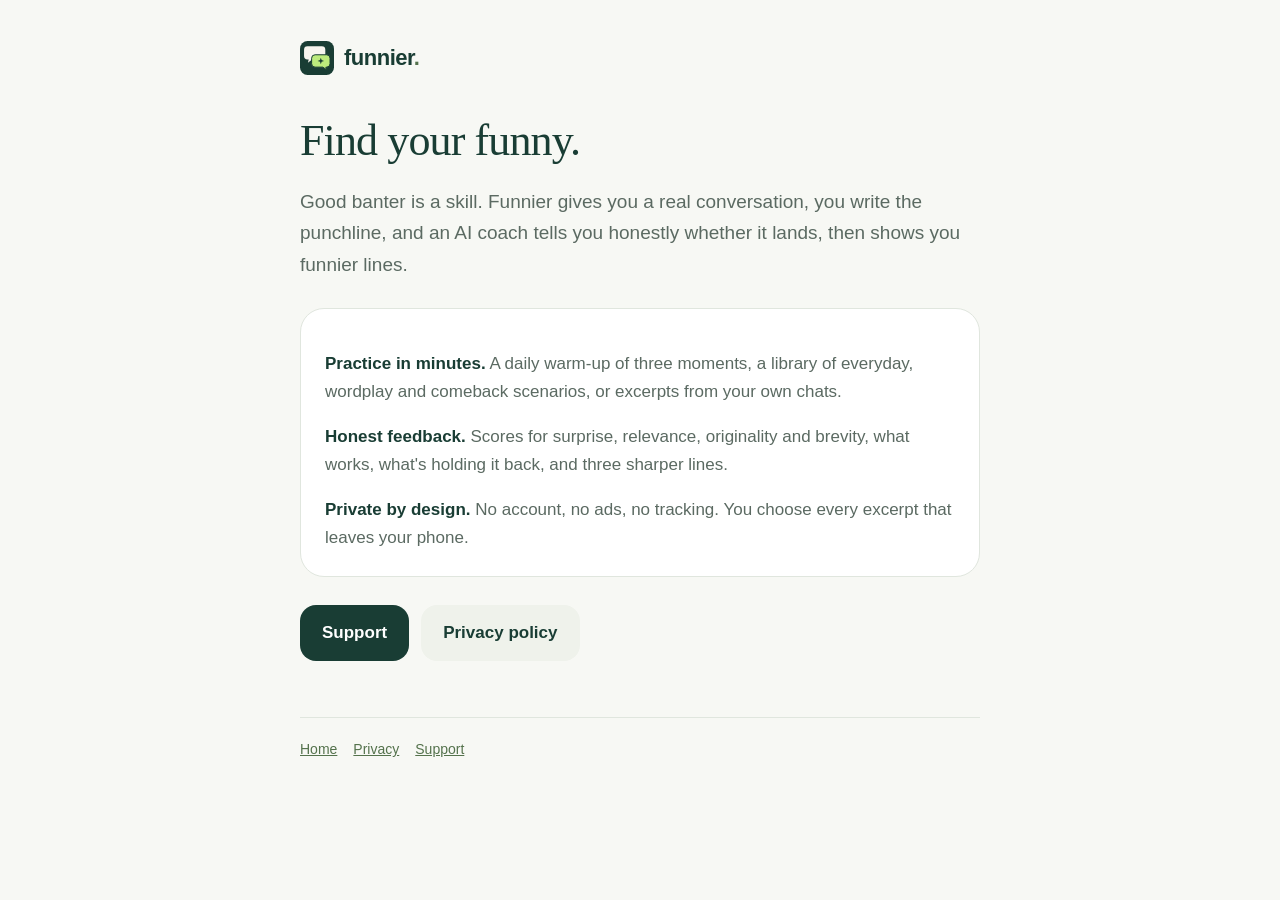
<file: index.html>
<!doctype html>
<html lang="en"><head><meta charset="utf-8"><meta name="viewport" content="width=device-width, initial-scale=1">
<title>Funnier: find your funny</title><meta name="description" content="Funnier is a humor practice app. Write a punchline for a real conversation, get brutally honest feedback, and try again.">
<link rel="icon" href="icon.svg" type="image/svg+xml"><link rel="icon" href="favicon.png" type="image/png">
<link rel="stylesheet" href="style.css"></head><body><main>
<header><a href="./"><img src="icon.svg" alt=""><span>funnier<span style="color:#54724C">.</span></span></a></header>
<h1>Find your funny.</h1>
<p class="lede">Good banter is a skill. Funnier gives you a real conversation, you write the punchline, and an AI coach tells you honestly whether it lands, then shows you funnier lines.</p>
<div class="card">
<p><strong>Practice in minutes.</strong> A daily warm-up of three moments, a library of everyday, wordplay and comeback scenarios, or excerpts from your own chats.</p>
<p><strong>Honest feedback.</strong> Scores for surprise, relevance, originality and brevity, what works, what's holding it back, and three sharper lines.</p>
<p style="margin-bottom:0"><strong>Private by design.</strong> No account, no ads, no tracking. You choose every excerpt that leaves your phone.</p>
</div>
<div class="links"><a class="button" href="support.html">Support</a><a class="button soft" href="privacy.html">Privacy policy</a></div>
<footer><a href="./">Home</a><a href="privacy.html">Privacy</a><a href="support.html">Support</a></footer></main></body></html>
</file>
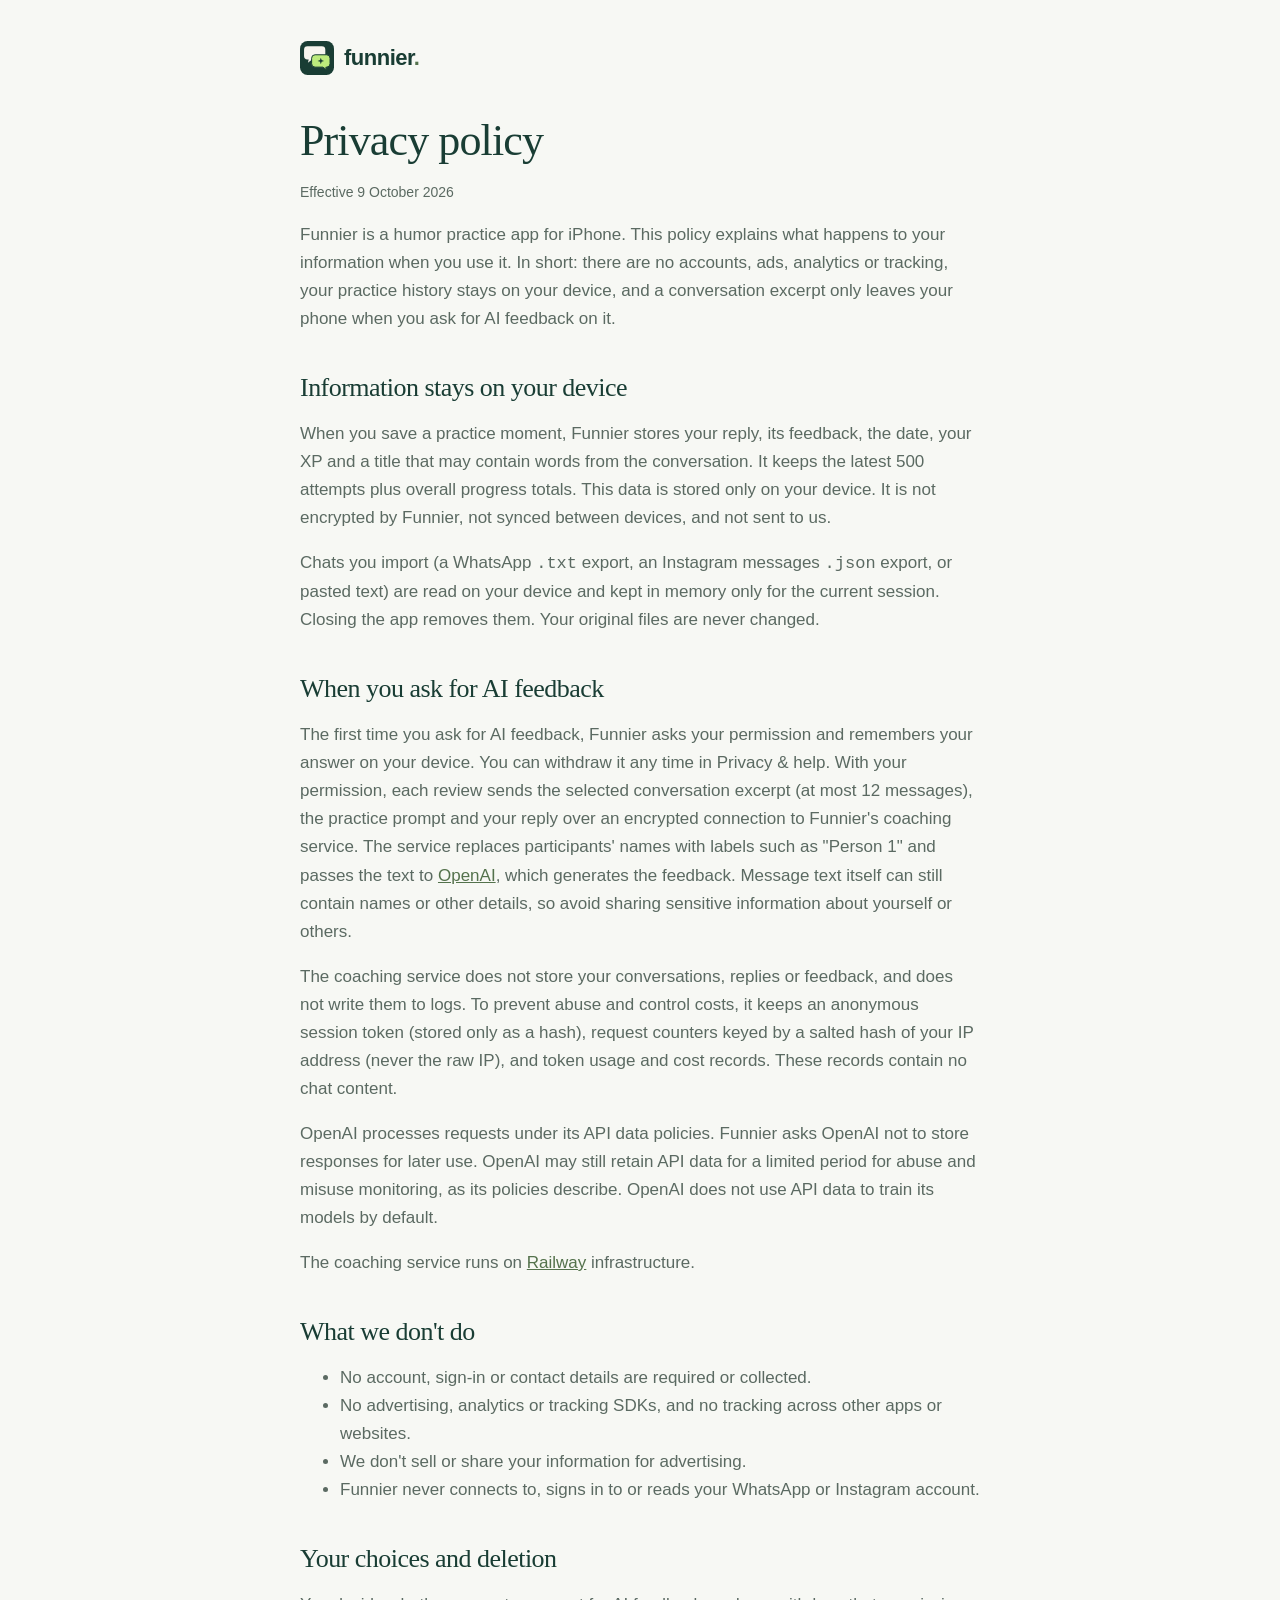
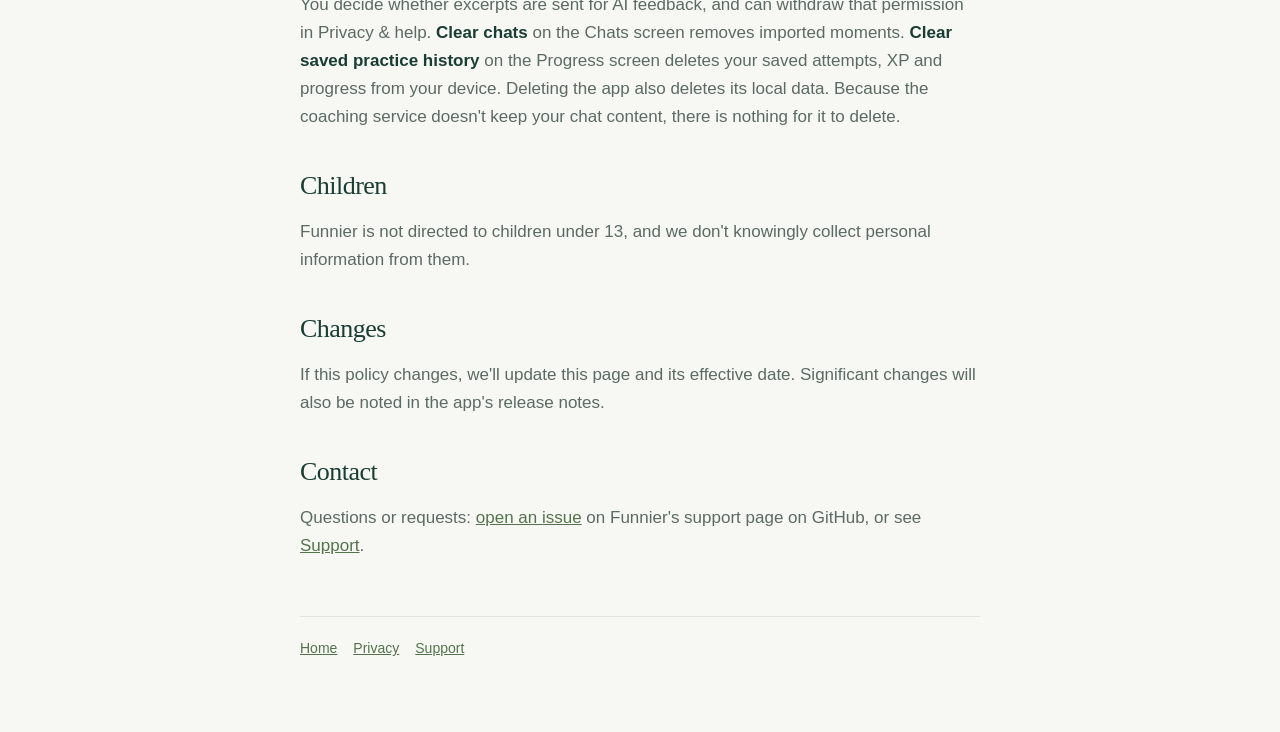
<file: privacy.html>
<!doctype html>
<html lang="en"><head><meta charset="utf-8"><meta name="viewport" content="width=device-width, initial-scale=1">
<title>Privacy policy · Funnier</title><meta name="description" content="How Funnier handles your conversations, replies and saved practice.">
<link rel="icon" href="icon.svg" type="image/svg+xml"><link rel="icon" href="favicon.png" type="image/png">
<link rel="stylesheet" href="style.css"></head><body><main>
<header><a href="./"><img src="icon.svg" alt=""><span>funnier<span style="color:#54724C">.</span></span></a></header>
<h1>Privacy policy</h1>
<p class="updated">Effective 9 October 2026</p>
<p>Funnier is a humor practice app for iPhone. This policy explains what happens to your information when you use it. In short: there are no accounts, ads, analytics or tracking, your practice history stays on your device, and a conversation excerpt only leaves your phone when you ask for AI feedback on it.</p>

<h2>Information stays on your device</h2>
<p>When you save a practice moment, Funnier stores your reply, its feedback, the date, your XP and a title that may contain words from the conversation. It keeps the latest 500 attempts plus overall progress totals. This data is stored only on your device. It is not encrypted by Funnier, not synced between devices, and not sent to us.</p>
<p>Chats you import (a WhatsApp <code>.txt</code> export, an Instagram messages <code>.json</code> export, or pasted text) are read on your device and kept in memory only for the current session. Closing the app removes them. Your original files are never changed.</p>

<h2>When you ask for AI feedback</h2>
<p>The first time you ask for AI feedback, Funnier asks your permission and remembers your answer on your device. You can withdraw it any time in Privacy &amp; help. With your permission, each review sends the selected conversation excerpt (at most 12 messages), the practice prompt and your reply over an encrypted connection to Funnier's coaching service. The service replaces participants' names with labels such as "Person 1" and passes the text to <a href="https://openai.com/policies/">OpenAI</a>, which generates the feedback. Message text itself can still contain names or other details, so avoid sharing sensitive information about yourself or others.</p>
<p>The coaching service does not store your conversations, replies or feedback, and does not write them to logs. To prevent abuse and control costs, it keeps an anonymous session token (stored only as a hash), request counters keyed by a salted hash of your IP address (never the raw IP), and token usage and cost records. These records contain no chat content.</p>
<p>OpenAI processes requests under its API data policies. Funnier asks OpenAI not to store responses for later use. OpenAI may still retain API data for a limited period for abuse and misuse monitoring, as its policies describe. OpenAI does not use API data to train its models by default.</p>
<p>The coaching service runs on <a href="https://railway.com/legal/privacy">Railway</a> infrastructure.</p>

<h2>What we don't do</h2>
<ul>
<li>No account, sign-in or contact details are required or collected.</li>
<li>No advertising, analytics or tracking SDKs, and no tracking across other apps or websites.</li>
<li>We don't sell or share your information for advertising.</li>
<li>Funnier never connects to, signs in to or reads your WhatsApp or Instagram account.</li>
</ul>

<h2>Your choices and deletion</h2>
<p>You decide whether excerpts are sent for AI feedback, and can withdraw that permission in Privacy &amp; help. <strong>Clear chats</strong> on the Chats screen removes imported moments. <strong>Clear saved practice history</strong> on the Progress screen deletes your saved attempts, XP and progress from your device. Deleting the app also deletes its local data. Because the coaching service doesn't keep your chat content, there is nothing for it to delete.</p>

<h2>Children</h2>
<p>Funnier is not directed to children under 13, and we don't knowingly collect personal information from them.</p>

<h2>Changes</h2>
<p>If this policy changes, we'll update this page and its effective date. Significant changes will also be noted in the app's release notes.</p>

<h2>Contact</h2>
<p>Questions or requests: <a href="https://github.com/SuperDevvik7/funnier-site/issues">open an issue</a> on Funnier's support page on GitHub, or see <a href="support.html">Support</a>.</p>
<footer><a href="./">Home</a><a href="privacy.html">Privacy</a><a href="support.html">Support</a></footer></main></body></html>
</file>
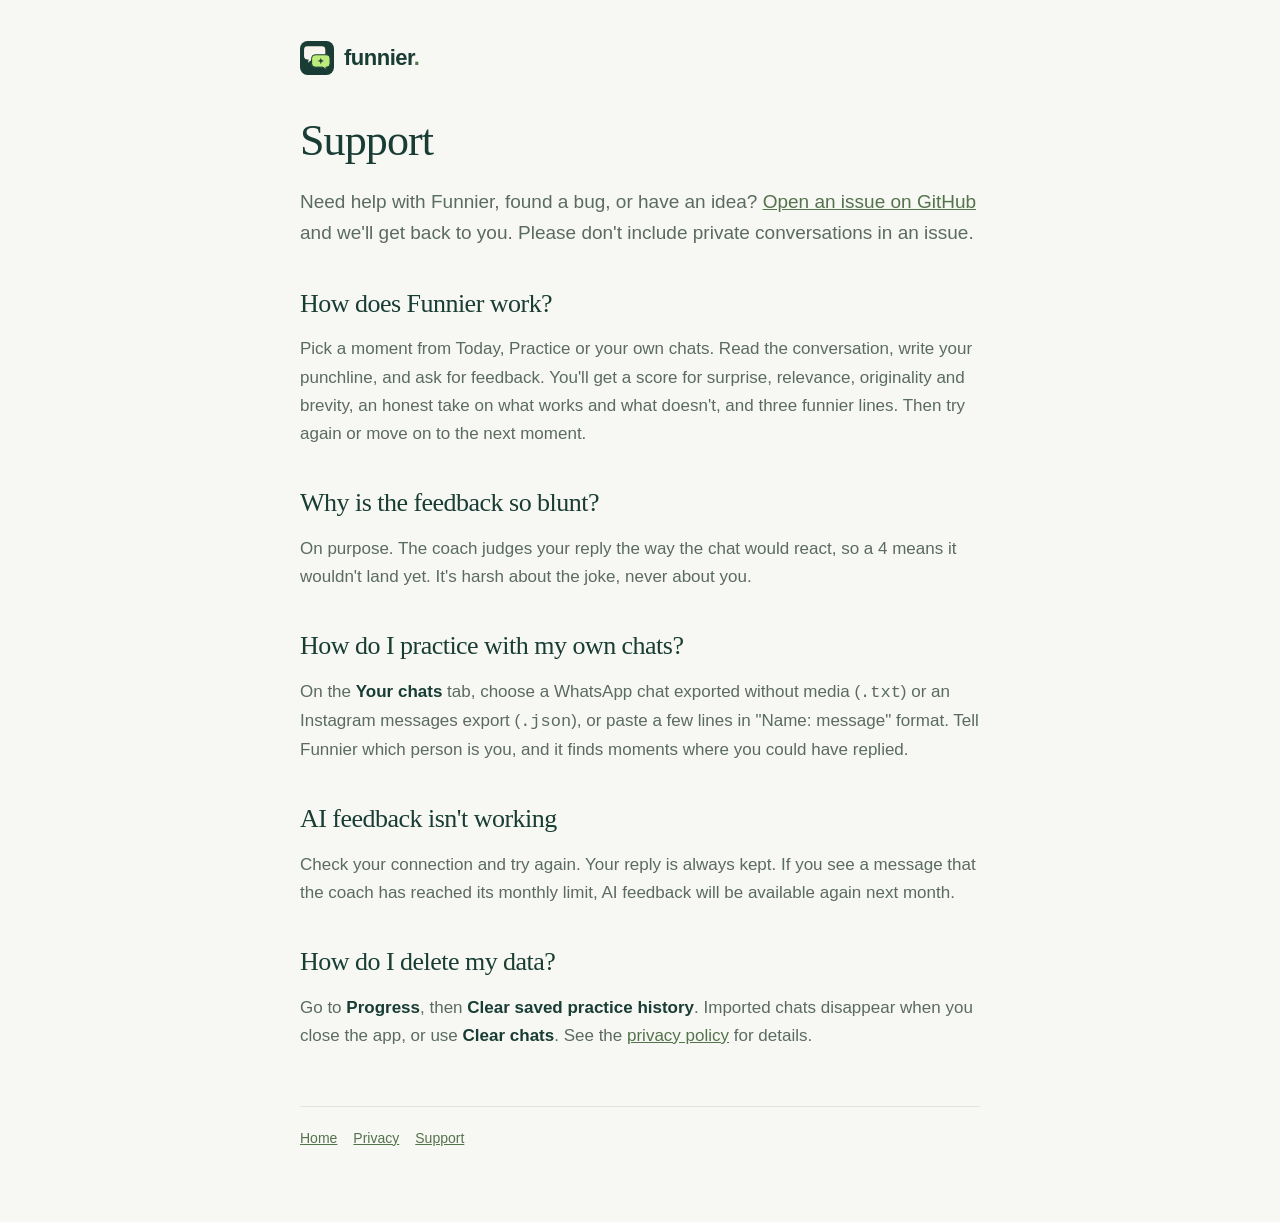
<file: support.html>
<!doctype html>
<html lang="en"><head><meta charset="utf-8"><meta name="viewport" content="width=device-width, initial-scale=1">
<title>Support · Funnier</title><meta name="description" content="Help with Funnier, the humor practice app.">
<link rel="icon" href="icon.svg" type="image/svg+xml"><link rel="icon" href="favicon.png" type="image/png">
<link rel="stylesheet" href="style.css"></head><body><main>
<header><a href="./"><img src="icon.svg" alt=""><span>funnier<span style="color:#54724C">.</span></span></a></header>
<h1>Support</h1>
<p class="lede">Need help with Funnier, found a bug, or have an idea? <a href="https://github.com/SuperDevvik7/funnier-site/issues/new">Open an issue on GitHub</a> and we'll get back to you. Please don't include private conversations in an issue.</p>

<h2>How does Funnier work?</h2>
<p>Pick a moment from Today, Practice or your own chats. Read the conversation, write your punchline, and ask for feedback. You'll get a score for surprise, relevance, originality and brevity, an honest take on what works and what doesn't, and three funnier lines. Then try again or move on to the next moment.</p>

<h2>Why is the feedback so blunt?</h2>
<p>On purpose. The coach judges your reply the way the chat would react, so a 4 means it wouldn't land yet. It's harsh about the joke, never about you.</p>

<h2>How do I practice with my own chats?</h2>
<p>On the <strong>Your chats</strong> tab, choose a WhatsApp chat exported without media (<code>.txt</code>) or an Instagram messages export (<code>.json</code>), or paste a few lines in "Name: message" format. Tell Funnier which person is you, and it finds moments where you could have replied.</p>

<h2>AI feedback isn't working</h2>
<p>Check your connection and try again. Your reply is always kept. If you see a message that the coach has reached its monthly limit, AI feedback will be available again next month.</p>

<h2>How do I delete my data?</h2>
<p>Go to <strong>Progress</strong>, then <strong>Clear saved practice history</strong>. Imported chats disappear when you close the app, or use <strong>Clear chats</strong>. See the <a href="privacy.html">privacy policy</a> for details.</p>
<footer><a href="./">Home</a><a href="privacy.html">Privacy</a><a href="support.html">Support</a></footer></main></body></html>
</file>
<file: style.css>
:root{--bg:#F7F8F4;--paper:#fff;--ink:#193D34;--muted:#5B6A62;--line:#E0E6DE;--accent:#54724C;--lime:#BCEB7C}
*{box-sizing:border-box}
body{margin:0;background:var(--bg);color:var(--ink);font:17px/1.65 -apple-system,BlinkMacSystemFont,"Segoe UI",sans-serif}
main{max-width:720px;margin:0 auto;padding:40px 20px 72px}
header{display:flex;align-items:center;gap:10px;margin-bottom:40px}
header a{display:flex;align-items:center;gap:10px;color:inherit;text-decoration:none;font-weight:800;font-size:22px;letter-spacing:-.5px}
header img{width:34px;height:34px}
h1,h2{font-family:Georgia,"Times New Roman",serif;font-weight:400;letter-spacing:-.02em;line-height:1.15}
h1{font-size:44px;margin:0 0 14px}
h2{font-size:26px;margin:40px 0 10px}
p,li{color:var(--muted)}
strong{color:var(--ink)}
a{color:var(--accent)}
.lede{font-size:19px}
.card{background:var(--paper);border:1px solid var(--line);border-radius:24px;padding:24px;margin-top:28px}
.links{display:flex;flex-wrap:wrap;gap:12px;margin-top:28px}
.button{display:inline-block;background:var(--ink);color:#fff;text-decoration:none;font-weight:600;padding:14px 22px;border-radius:16px}
.button.soft{background:#EFF2EB;color:var(--ink)}
footer{margin-top:56px;padding-top:20px;border-top:1px solid var(--line);font-size:14px;color:var(--muted)}
footer a{margin-right:16px}
.updated{font-size:14px}
</file>
